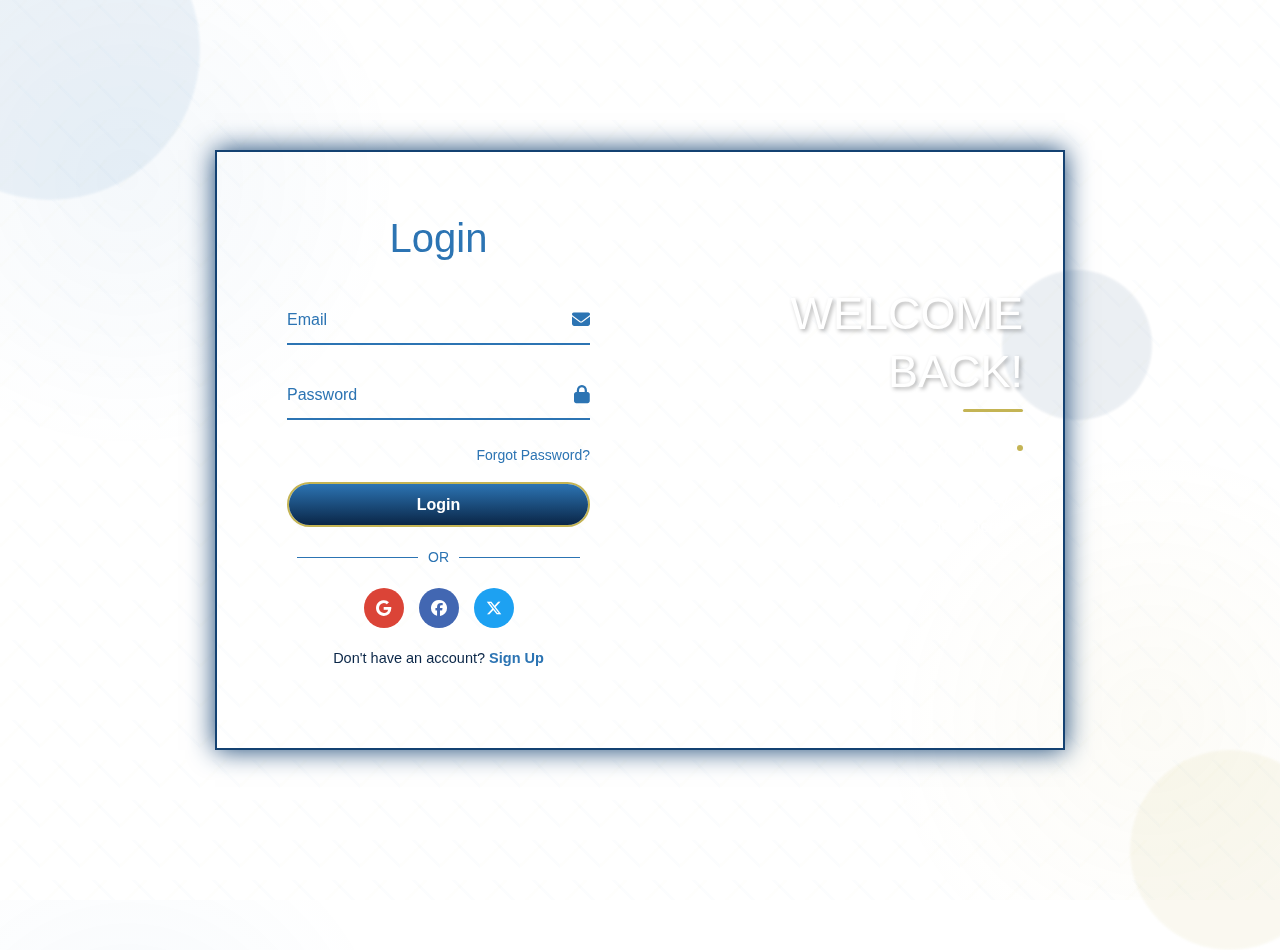
<file: src/main/resources/static/login.html>
<!DOCTYPE html>
<html lang="en">
<head>
  <meta charset="UTF-8">
  <title>Login/Signup</title>
  <link href="https://cdn.jsdelivr.net/npm/bootstrap@5.3.0/dist/css/bootstrap.min.css" rel="stylesheet">
  <link href="https://cdnjs.cloudflare.com/ajax/libs/font-awesome/6.5.2/css/all.min.css" rel="stylesheet">

  <link href="css/login.css" rel="stylesheet">

</head>
<body>

<div class="circle-decoration circle-1"></div>
<div class="circle-decoration circle-2"></div>
<div class="circle-decoration circle-3"></div>

<div class="wrapper">
    <span class="bg-animate"></span>
    <span class="bg-animate2"></span>

    <div class="form-box login">
        <h2 class="animation" style="--i:0; --j:21;">Login</h2>

        <form id="loginForm" action="#">
            <div class="input-box animation" style="--i:1; --j:22;">
                <input type="text" id="loginEmail" required><label>Email</label>
                <i class="fa-solid fa-envelope"></i>
            </div>

            <div class="input-box animation" style="--i:2; --j:23;">
                <input type="password" id="loginPassword" required><label>Password</label>
                <i class="fa-solid fa-lock"></i>
            </div>

            <div class="forgot-password-link animation" style="--i:3; --j:24;">
                <p><a href="forgotPassword.html">Forgot Password?</a></p>
            </div>

            <button type="submit" class="btn animation" style="--i:3; --j:24;">Login</button>

            <div class="divider animation" style="--i:4; --j:25;">OR</div>
            <div class="social-login animation" style="--i:5; --j:26;">
                <a href="#" class="social-btn google">
                    <i class="fa-brands fa-google fa-flip"></i>
                </a>
                <a href="#" class="social-btn facebook">
                    <i class="fa-brands fa-facebook fa-flip"></i>
                </a>
                <a href="#" class="social-btn twitter">
                    <i class="fa-brands fa-x-twitter fa-flip"></i>
                </a>
            </div>

            <div class="logReg-link animation" style="--i:6; --j:27;">
                <p>Don't have an account? <a href="#" class="register-link">Sign Up</a></p>
            </div>
        </form>
    </div>

    <div class="info-text login">
        <h2 class="animation" style="--i:0; --j:20;">Welcome Back!</h2>
        <p class="animation" style="--i:1; --j:21;">Connect with our community and access your personalized dashboard. Your journey continues here.</p>
    </div>

    <div class="form-box register">
        <h2 class="animation" style="--i:17; --j:0;">Sign Up</h2>

        <form id="signupForm" action="#">
              <div class="input-box animation" style="--i:18; --j:1;">
                  <input type="text" id="signupUsername" required><label>Username</label>
                  <i class="fa-solid fa-user"></i>
              </div>

              <div class="input-box animation" style="--i:19; --j:2;">
                  <input type="text" id="signupEmail" required><label>Email</label>
                  <i class="fa-solid fa-envelope"></i>
              </div>

              <div class="input-box animation" style="--i:20; --j:3;">
                  <input type="password" id="signupPassword" required><label>Password</label>
                  <i class="fa-solid fa-lock"></i>
              </div>

              <div class="input-box animation" style="--i:20; --j:3;">
                  <input type="password" id="signupConfirmPassword" required><label>Confirm Password</label>
                  <i class="fa-solid fa-lock"></i>
              </div>

              <button type="submit" class="btn animation" style="--i:21; --j:4;">Sign Up</button>

              <div class="divider animation" style="--i:22; --j:5;">OR</div>
              <div class="social-login animation" style="--i:23; --j:6;">
                  <a href="#" class="social-btn google">
                      <i class="fa-brands fa-google fa-flip"></i>
                  </a>
                  <a href="#" class="social-btn facebook">
                      <i class="fa-brands fa-facebook fa-flip"></i>
                  </a>
                  <a href="#" class="social-btn twitter">
                      <i class="fa-brands fa-x-twitter fa-flip"></i>
                  </a>
              </div>

              <div class="logReg-link animation" style="--i:24; --j:7;">
                  <p>Already have an account? <a href="#" class="login-link">Login</a></p>
              </div>
        </form>
    </div>

    <div class="info-text register">
        <h2 class="animation" style="--i:17; --j:0;">Join Us!</h2>
        <p class="animation" style="--i:18; --j:1;">Become part of our growing community. Create your account and unlock exclusive features and content.</p>
    </div>
</div>

<script>
    const wrapper = document.querySelector('.wrapper');
    const registerLink = document.querySelector('.register-link');
    const loginLink = document.querySelector('.login-link');

    registerLink.onclick = () => {
      wrapper.classList.add('active');
    }

    loginLink.onclick = () => {
      wrapper.classList.remove('active');
    }

    // Check URL query parameter to open correct form
    const params = new URLSearchParams(window.location.search);
    const mode = params.get("mode");

    if (mode === "signup") {
      wrapper.classList.add("active");   // show signup form
    } else {
      wrapper.classList.remove("active"); // default login
    }
</script>

</body>
</html>
</file>
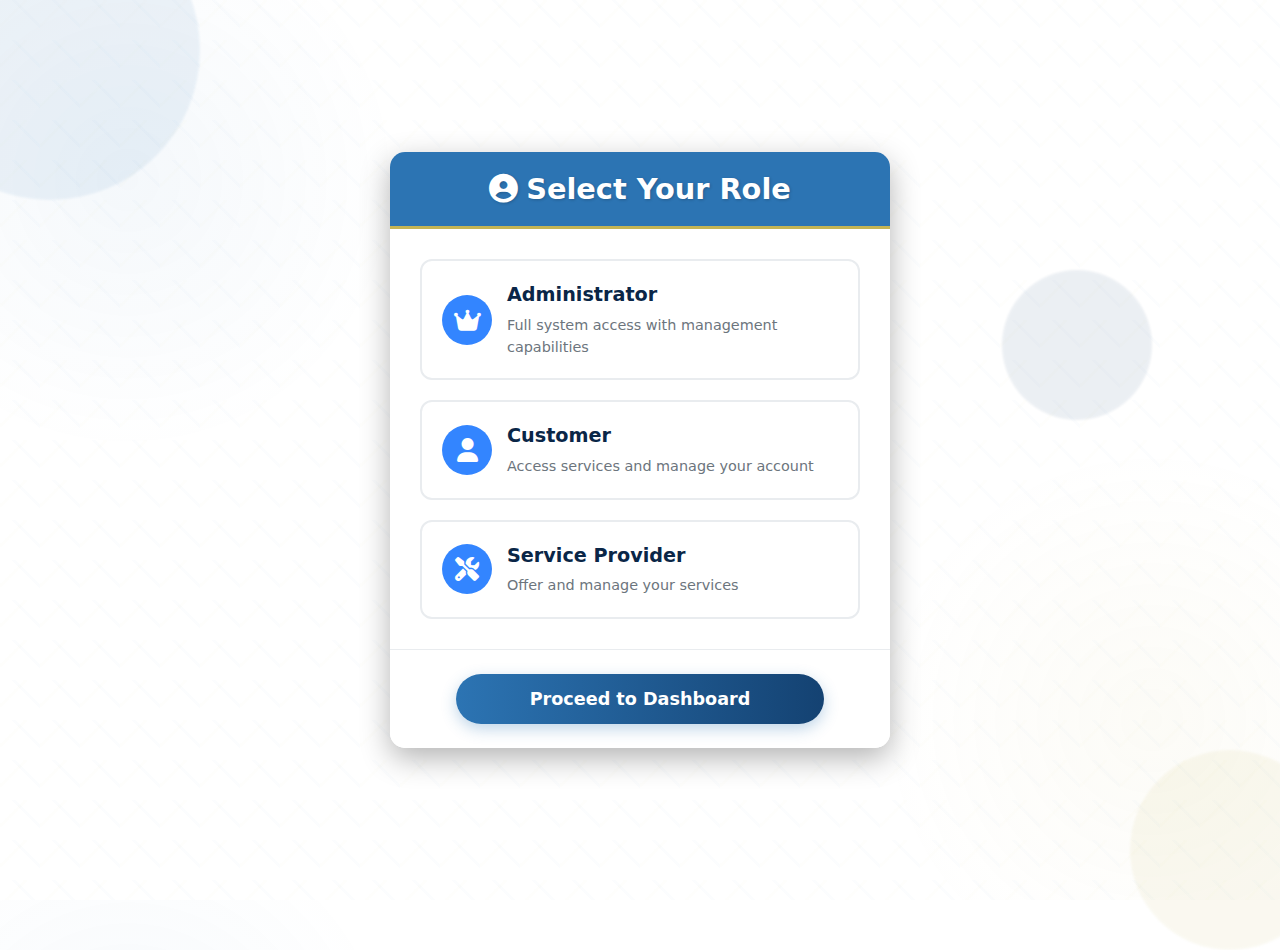
<file: src/main/resources/static/prompt.html>
<!DOCTYPE html>
<html lang="en">
<head>
    <meta charset="UTF-8">
    <meta name="viewport" content="width=device-width, initial-scale=1.0">
    <title>Role Selection Modal</title>
    <link href="https://cdn.jsdelivr.net/npm/bootstrap@5.3.0/dist/css/bootstrap.min.css" rel="stylesheet">
    <link rel="stylesheet" href="https://cdnjs.cloudflare.com/ajax/libs/font-awesome/6.4.0/css/all.min.css">
    <link href="https://fonts.googleapis.com/css2?family=Inter:wght@300;400;500;600;700&family=Poppins:wght@400;500;600;700&display=swap" rel="stylesheet">

    <link href="css/prompt.css" rel="stylesheet">

</head>
<body>

<div class="circle-decoration circle-1"></div>
<div class="circle-decoration circle-2"></div>
<div class="circle-decoration circle-3"></div>

<!-- Role Selection Modal -->
<div class="modal show d-block" id="roleSelectModal" tabindex="-1">
    <div class="modal-dialog modal-dialog-centered">
        <div class="modal-content">
            <div class="modal-header">
                <h5><i class="fas fa-user-circle me-2"></i>Select Your Role</h5>
            </div>

            <div class="modal-body">
                <div class="role-options">
                    <label class="role-card" for="admin">

                        <div class="role-icon">
                            <i class="fas fa-crown"></i>
                        </div>
                        <div class="role-info">
                            <div class="role-title">Administrator</div>
                            <p class="role-desc">Full system access with management capabilities</p>
                        </div>
                        <input type="radio" name="role" id="admin" value="admin">
                        <div class="checkmark">
                            <i class="fas fa-check-circle"></i>
                        </div>

                    </label>

                    <label class="role-card" for="customer">

                        <div class="role-icon">
                            <i class="fas fa-user"></i>
                        </div>
                        <div class="role-info">
                            <div class="role-title">Customer</div>
                            <p class="role-desc">Access services and manage your account</p>
                        </div>
                        <input type="radio" name="role" id="customer" value="customer">
                        <div class="checkmark">
                            <i class="fas fa-check-circle"></i>
                        </div>

                    </label>

                    <label class="role-card" for="provider">

                        <div class="role-icon">
                            <i class="fas fa-tools"></i>
                        </div>
                        <div class="role-info">
                            <div class="role-title">Service Provider</div>
                            <p class="role-desc">Offer and manage your services</p>
                        </div>
                        <input type="radio" name="role" id="provider" value="provider">
                        <div class="checkmark">
                            <i class="fas fa-check-circle"></i>
                        </div>

                    </label>
                </div>
            </div>

            <div class="modal-footer">
                <button id="roleSelectBtn" class="btn btn-primary">Proceed to Dashboard</button>
            </div>
        </div>
    </div>
</div>


<script src="https://cdn.jsdelivr.net/npm/bootstrap@5.3.0/dist/js/bootstrap.bundle.min.js"></script>
<script>
    document.addEventListener('DOMContentLoaded', function() {
        const roleCards = document.querySelectorAll('.role-card');
        const proceedBtn = document.getElementById('roleSelectBtn');

        // Add click event to each role card
        roleCards.forEach(card => {
            card.addEventListener('click', function() {
                // Remove selected class from all cards
                roleCards.forEach(c => c.classList.remove('selected'));

                // Add selected class to clicked card
                this.classList.add('selected');

                // Check the radio input inside this card
                const radio = this.querySelector('input[type="radio"]');
                radio.checked = true;
            });
        });

        // Proceed button event
        proceedBtn.addEventListener('click', function() {
            const selectedRole = document.querySelector('input[name="role"]:checked');

            if (selectedRole) {
                // In a real application, you would process the role selection here
                alert(`You have selected the ${selectedRole.value} role. Redirecting...`);

                // Simulate redirection
                proceedBtn.innerHTML = '<span class="spinner-border spinner-border-sm" role="status" aria-hidden="true"></span> Redirecting...';
                proceedBtn.disabled = true;

                setTimeout(() => {
                  // This would be your actual redirection logic
                  console.log(`Redirecting to ${selectedRole.value} dashboard`);
                }, 1500);

            } else {
                // Shake animation for no selection
                const modalContent = document.querySelector('.modal-content');
                modalContent.classList.add('shake');
                setTimeout(() => {
                  modalContent.classList.remove('shake');
                }, 500);

                alert('Please select a role to proceed');
            }
        });

        // Add shake animation for no selection
        const style = document.createElement('style');
        style.textContent = `
                    @keyframes shake {
                        0%, 100% { transform: translateX(0); }
                        10%, 30%, 50%, 70%, 90% { transform: translateX(-5px); }
                        20%, 40%, 60%, 80% { transform: translateX(5px); }
                    }
                    .shake {
                        animation: shake 0.5s;
                    }
                `;
        document.head.appendChild(style);
    });
</script>

</body>
</html>
</file>
<file: src/main/resources/static/css/login.css>
:root {
    --primary: #2C74B3; /* Medium Blue */
    --secondary: #c4b454; /* Muted Gold */
    --accent: #144272; /* Deeper Blue */
    --dark: #0A2647; /* Darkest Blue */
    --light: rgb(255, 255, 255);
    --gray-overlay: rgba(0, 0, 0, 0.7);
}

* {
    margin: 0;
    padding: 0;
    box-sizing: border-box;
    font-family: 'Poppins', sans-serif;
}

body {
    display: flex;
    justify-content: center;
    align-items: center;
    min-height: 100vh;
    background-color: var(--light);
    /* New background pattern */
    background-image:
            radial-gradient(circle at 10% 20%, rgba(44, 116, 179, 0.05) 0%, transparent 20%),
            radial-gradient(circle at 90% 80%, rgba(196, 180, 84, 0.05) 0%, transparent 20%);
    position: relative;
    overflow: hidden;
}

body::before {
    content: "";
    position: absolute;
    top: 0;
    left: 0;
    width: 100%;
    height: 100%;
    background:
            linear-gradient(45deg, transparent 65%, rgba(44, 116, 179, 0.03) 65%, rgba(44, 116, 179, 0.03) 70%, transparent 70%, transparent),
            linear-gradient(-45deg, transparent 65%, rgba(196, 180, 84, 0.03) 65%, rgba(196, 180, 84, 0.03) 70%, transparent 70%, transparent);
    background-size: 40px 40px;
    opacity: 0.6;
    z-index: -1;
}

.circle-decoration {
    position: absolute;
    border-radius: 50%;
    opacity: 0.08;
    z-index: -1;
    filter: blur(1px);
}

.circle-1 {
    width: 300px;
    height: 300px;
    background: var(--primary);
    top: -100px;
    left: -100px;
}

.circle-2 {
    width: 200px;
    height: 200px;
    background: var(--secondary);
    bottom: -50px;
    right: -50px;
}

.circle-3 {
    width: 150px;
    height: 150px;
    background: var(--accent);
    top: 30%;
    right: 10%;
}

.wrapper {
    position: relative;
    width: 850px;
    height: 600px;
    background: transparent;
    border: 2px solid var(--accent);
    box-shadow: 0 0 25px var(--accent);
    overflow: hidden;
}

.wrapper .form-box {
    position: absolute;
    top: 0;
    width: 50%;
    height: 100%;
    display: flex;
    flex-direction: column;
    justify-content: center;
}

.wrapper .form-box.login {
    left: 0;
    padding: 0 50px 0 70px;
}

.wrapper .form-box.login .animation {
    transform: translateX(0);
    opacity: 1;
    filter: blur(0);
    transition: .7s ease;
    transition-delay: calc(.1s * var(--j));
}

.wrapper.active .form-box.login .animation {
    transform: translateX(-120%);
    opacity: 0;
    filter: blur(10px);
    transition-delay: calc(.1s * var(--i));
}

.wrapper .form-box.register {
    right: 0;
    padding: 0 70px 0 50px;
    pointer-events: none;
}

.wrapper.active .form-box.register {
    pointer-events: auto;
}

.wrapper .form-box.register .animation {
    transform: translateX(120%);
    opacity: 0;
    filter: blur(10px);
    transition: .7s ease;
    transition-delay: calc(.1s * var(--j));
}

.wrapper.active .form-box.register .animation {
    transform: translateX(0);
    opacity: 1;
    filter: blur(0);
    transition-delay: calc(.1s * var(--i));
}

.form-box h2 {
    font-size: 40px;
    color: var(--primary);
    text-align: center;
}

.form-box .input-box {
    position: relative;
    width: 100%;
    height: 50px;
    margin: 25px 0;
}

.input-box input {
    width: 100%;
    height: 100%;
    background: transparent;
    border: none;
    outline: none;
    border-bottom: 2px solid var(--primary);
    padding-right: 23px;
    font-size: 16px;
    color: var(--primary);
    font-weight: 500;
    transition: .5s;
}

.input-box input:focus,
.input-box input:valid {
    border-bottom-color: #0A2647;
}

.input-box label {
    position: absolute;
    top: 50%;
    left: 0;
    transform: translateY(-50%);
    font-size: 16px;
    color: var(--primary);
    pointer-events: none;
    transition: .5s;
}

.input-box input:focus~label,
.input-box input:valid~label {
    top: -5px;
    color: #c4b454;
}

.input-box i {
    position: absolute;
    top: 50%;
    right: 0;
    transform: translateY(-50%);
    font-size: 18px;
    color: var(--primary);
    transition: .5s;
}

.input-box input:focus~i,
.input-box input:valid~i {
    color: #c4b454;
}

.form-box .forgot-password-link {
    font-size: 14px;
    color: var(--primary);
    text-align: right;
    margin: 16px 0;
    transition: .5s;
}

.forgot-password-link p a {
    color: var(--primary);
    text-decoration: none;
    font-weight: 500;
}

.forgot-password-link p a:hover {
    color: var(--secondary);
    text-decoration: underline;
}

.btn {
    position: relative;
    width: 100%;
    height: 45px;
    background: transparent;
    border: 2px solid var(--secondary);
    outline: none;
    border-radius: 40px;
    cursor: pointer;
    font-size: 16px;
    color: var(--light);
    font-weight: 600;
    z-index: 1;
    overflow: hidden;
}

.btn::before {
    content: "";
    position: absolute;
    top: -100%;
    left: 0;
    width: 100%;
    height: 300%;
    background: linear-gradient(#0A2647, #2C74B3, #0A2647, #2C74B3);
    z-index: -1;
    transition: .5s;
    color: var(--light);
}

.btn:hover::before {
    top: 0;
}

.social-login {
    display: flex;
    justify-content: center;
    gap: 15px;
    margin: 15px 0;
}

.social-btn {
    width: 40px;
    height: 40px;
    border-radius: 50%;
    display: flex;
    align-items: center;
    justify-content: center;
    color: white;
    font-size: 16px;
    text-decoration: none;
    transition: .3s;
}

.social-btn.google {
    background: #DB4437;
}

.social-btn.facebook {
    background: #4267B2;
}

.social-btn.twitter {
    background: #1DA1F2;
}

.social-btn:hover {
    transform: translateY(-3px);
    box-shadow: 0 5px 10px rgba(0, 0, 0, 0.1);
}

.divider {
    display: flex;
    align-items: center;
    margin: 20px 0;
    color: var(--primary);
    font-size: 14px;
}

.divider::before,
.divider::after {
    content: "";
    flex: 1;
    height: 1px;
    background: var(--primary);
    margin: 0 10px;
}

.form-box .logReg-link {
    font-size: 14.5px;
    color: var(--dark);
    text-align: center;
    margin: 20px 0 10px;
}

.logReg-link p a {
    color: var(--primary);
    text-decoration: none;
    font-weight: 600;
}

.logReg-link p a:hover {
    text-decoration: underline;
}

.wrapper .info-text {
    position: absolute;
    top: 0;
    width: 50%;
    height: 100%;
    display: flex;
    flex-direction: column;
    justify-content: center;
}

.wrapper .info-text.login {
    right: 0;
    text-align: right;
    padding: 0 40px 60px 150px;
}

.wrapper .info-text.login .animation {
    transform: translateX(0);
    opacity: 1;
    filter: blur(0);
    transition: .7s ease;
    transition-delay: calc(.1s * var(--j));
}

.wrapper.active .info-text.login .animation {
    transform: translateX(120%);
    opacity: 0;
    filter: blur(10px);
    transition-delay: calc(.1s * var(--i));
}

.wrapper .info-text.register {
    left: 0;
    text-align: left;
    padding: 0 150px 60px 40px;
    pointer-events: none;
}

.wrapper.active .info-text.register {
    pointer-events: auto;
}

.wrapper .info-text.register .animation {
    transform: translateX(-120%);
    opacity: 0;
    filter: blur(10px);
    transition: .7s ease;
    transition-delay: calc(.1s * var(--j));
}

.wrapper.active .info-text.register .animation {
    transform: translateX(0);
    opacity: 1;
    filter: blur(0);
    transition-delay: calc(.1s * var(--i));
}

.info-text h2 {
    font-size: 45px;
    color: var(--light);
    line-height: 1.3;
    text-transform: uppercase;
    margin-bottom: 20px;
    position: relative;
    display: inline-block;
    text-shadow: 2px 2px 4px rgba(0, 0, 0, 0.3);
}

.info-text h2::after {
    content: '';
    position: absolute;
    bottom: -10px;
    left: 0;
    width: 60px;
    height: 3px;
    background: var(--secondary);
    border-radius: 3px;
}

.info-text.login h2::after {
    right: 0;
    left: auto;
}

.info-text p {
    font-size: 16px;
    color: rgba(255, 255, 255, 0.9);
    line-height: 1.6;
    margin-top: 15px;
    position: relative;
    padding-left: 15px;
}

.info-text.login p {
    padding-left: 0;
    padding-right: 15px;
}

.info-text p::before {
    content: '';
    position: absolute;
    left: 0;
    top: 8px;
    width: 6px;
    height: 6px;
    background: var(--secondary);
    border-radius: 50%;
}

.info-text.login p::before {
    left: auto;
    right: 0;
}
</file>
<file: src/main/resources/static/css/prompt.css>
:root {
    --primary: #2C74B3;
    --secondary: #c4b454;
    --accent: #144272;
    --dark: #0A2647;
    --light: rgb(255, 255, 255);
    --primary-light: #3385ff;
    --sidebar-width: 280px;
    --header-height: 80px;
    --logout-red: #e74c3c;
    --logout-red-light: #ff6b6b;
}

body {
    display: flex;
    justify-content: center;
    align-items: center;
    min-height: 100vh;
    background-color: var(--light);
    /* New background pattern */
    background-image:
            radial-gradient(circle at 10% 20%, rgba(44, 116, 179, 0.05) 0%, transparent 20%),
            radial-gradient(circle at 90% 80%, rgba(196, 180, 84, 0.05) 0%, transparent 20%);
    position: relative;
    overflow: hidden;
}


body::before {
    content: "";
    position: absolute;
    top: 0;
    left: 0;
    width: 100%;
    height: 100%;
    background:
            linear-gradient(45deg, transparent 65%, rgba(44, 116, 179, 0.03) 65%, rgba(44, 116, 179, 0.03) 70%, transparent 70%, transparent),
            linear-gradient(-45deg, transparent 65%, rgba(196, 180, 84, 0.03) 65%, rgba(196, 180, 84, 0.03) 70%, transparent 70%, transparent);
    background-size: 40px 40px;
    opacity: 0.6;
    z-index: -1;
}

.circle-decoration {
    position: absolute;
    border-radius: 50%;
    opacity: 0.08;
    z-index: -1;
    filter: blur(1px);
}

.circle-1 {
    width: 300px;
    height: 300px;
    background: var(--primary);
    top: -100px;
    left: -100px;
}

.circle-2 {
    width: 200px;
    height: 200px;
    background: var(--secondary);
    bottom: -50px;
    right: -50px;
}

.circle-3 {
    width: 150px;
    height: 150px;
    background: var(--accent);
    top: 30%;
    right: 10%;
}


.modal-content {
    border: none;
    border-radius: 15px;
    overflow: hidden;
    box-shadow: 0 10px 30px rgba(0, 0, 0, 0.3);
    animation: modalAppear 0.5s ease-out;
}

@keyframes modalAppear {
    from {
        opacity: 0;
        transform: translateY(-50px);
    }
    to {
        opacity: 1;
        transform: translateY(0);
    }
}

.modal-header {
    background: var(--primary);
    color: white;
    border-bottom: 3px solid var(--secondary);
    padding: 20px;
}

.modal-header h5 {
    font-weight: 700;
    font-size: 1.8rem;
    margin: 0;
    text-align: center;
    width: 100%;
    text-shadow: 1px 1px 3px rgba(0, 0, 0, 0.2);
}

.modal-body {
    padding: 30px;
    background: var(--light);
}

.role-options {
    display: flex;
    flex-direction: column;
    gap: 20px;
}

.role-card {
    border: 2px solid #e9ecef;
    border-radius: 12px;
    padding: 20px;
    cursor: pointer;
    transition: all 0.3s ease;
    display: flex;
    align-items: center;
    background: white;
}

.role-card:hover {
    transform: translateY(-5px);
    border-color: var(--primary);
    box-shadow: 0 10px 20px rgba(44, 116, 179, 0.15);
}

.role-card.selected {
    border-color: var(--primary);
    background: rgba(44, 116, 179, 0.05);
}

.role-icon {
    width: 50px;
    height: 50px;
    background: var(--primary-light);
    border-radius: 50%;
    display: flex;
    align-items: center;
    justify-content: center;
    margin-right: 15px;
    flex-shrink: 0;
    color: white;
    font-size: 1.5rem;
}

.role-info {
    flex-grow: 1;
}

.role-title {
    font-weight: 600;
    color: var(--dark);
    margin-bottom: 5px;
    font-size: 1.2rem;
}

.role-desc {
    color: #6c757d;
    font-size: 0.9rem;
    margin: 0;
}

input[type="radio"] {
    display: none;
}

.modal-footer {
    background: var(--light);
    border-top: 1px solid #e9ecef;
    padding: 20px;
    display: flex;
    justify-content: center;
}

#roleSelectBtn {
    background: linear-gradient(to right, var(--primary), var(--accent));
    border: none;
    padding: 12px 30px;
    font-weight: 600;
    font-size: 1.1rem;
    border-radius: 50px;
    transition: all 0.3s ease;
    box-shadow: 0 5px 15px rgba(44, 116, 179, 0.3);
    width: 80%;
}

#roleSelectBtn:hover {
    transform: translateY(-3px);
    box-shadow: 0 8px 20px rgba(44, 116, 179, 0.4);
}

.role-card .checkmark {
    color: var(--primary);
    font-size: 1.5rem;
    opacity: 0;
    transition: opacity 0.3s ease;
}

.role-card.selected .checkmark {
    opacity: 1;
}

@media (max-width: 576px) {
    .role-card {
        flex-direction: column;
        text-align: center;
    }

    .role-icon {
        margin-right: 0;
        margin-bottom: 10px;
    }
}
</file>
